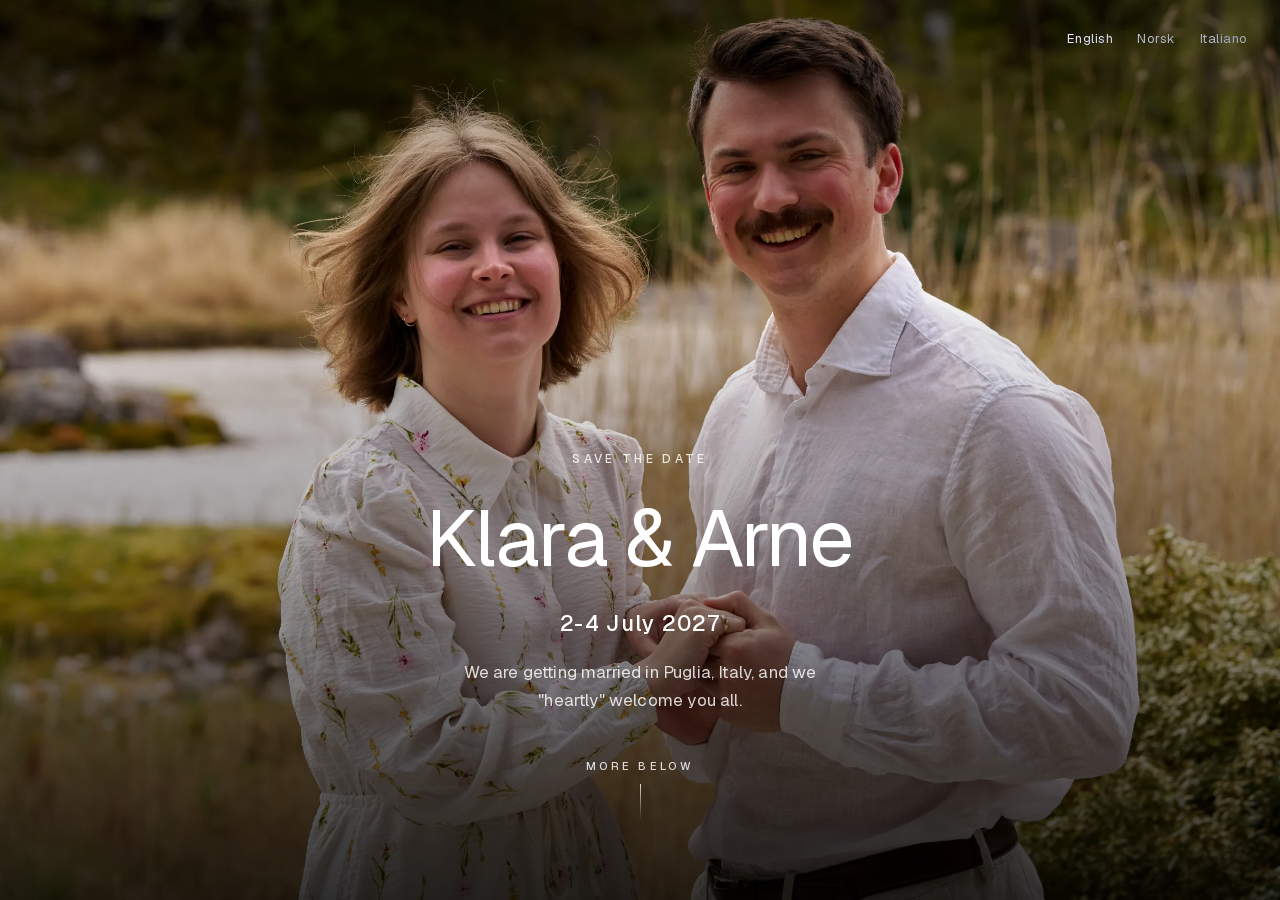
<file: index.html>
<!doctype html>
<html lang="en">
<head>
<meta charset="utf-8">
<meta name="viewport" content="width=device-width, initial-scale=1">
<meta name="color-scheme" content="dark">
<title>Klara &amp; Arne</title>
<meta name="description" content="Klara and Arne are getting married 2-4 July 2027 at Villa Fenicia in Ruvo di Puglia, Italy.">
<meta property="og:title" content="Klara &amp; Arne &middot; 2-4 July 2027">
<meta property="og:description" content="Klara and Arne are getting married 2-4 July 2027 at Villa Fenicia in Ruvo di Puglia, Italy.">
<meta property="og:type" content="website">
<meta property="og:url" content="https://arneandklara.wedding/">
<meta property="og:site_name" content="Klara &amp; Arne">
<meta property="og:locale" content="en_GB">
<meta property="og:image" content="https://arneandklara.wedding/assets/og.jpg?v=2">
<meta property="og:image:width" content="1200">
<meta property="og:image:height" content="630">
<meta property="og:image:type" content="image/jpeg">
<meta property="og:image:alt" content="Klara and Arne - save the date, 2-4 July 2027">
<meta name="twitter:card" content="summary_large_image">
<meta name="theme-color" content="#23241f">
<meta name="robots" content="noindex, nofollow, noarchive, nosnippet, noimageindex">
<link rel="canonical" href="https://arneandklara.wedding/">
<link rel="icon" href="assets/favicon.svg" type="image/svg+xml">
<link rel="apple-touch-icon" href="assets/apple-touch-icon.png">
<link rel="preload" href="assets/fonts/geist-400-latin.woff2" as="font" type="font/woff2" crossorigin>
<link rel="stylesheet" href="css/style.css">
<script>
  (() => {
    const supported = ['en', 'no', 'it'];
    const stored = localStorage.getItem('lang');
    const preferred = (navigator.languages || [navigator.language || 'en'])
      .map(l => l.slice(0, 2).toLowerCase())
      .find(l => supported.includes(l));
    document.documentElement.lang = supported.includes(stored) ? stored : (preferred || 'en');
  })();
</script>
</head>
<body>

<img class="photo" id="photo" alt="" hidden data-i18n-attr="alt:a11y.photo">

<nav class="langs" aria-label="Language">
  <button type="button" data-lang="en" lang="en">English</button>
  <button type="button" data-lang="no" lang="no">Norsk</button>
  <button type="button" data-lang="it" lang="it">Italiano</button>
</nav>

<main tabindex="0">

  <section class="hero" id="top">
    <p class="eyebrow" data-i18n="hero.eyebrow"></p>
    <h1>Klara &amp; Arne</h1>
    <p class="date"><time datetime="2027-07-02" data-i18n="hero.date"></time></p>
    <p class="lead" data-i18n="hero.lead"></p>
    <a class="cue" href="#weekend" data-i18n="hero.more"></a>
  </section>

  <div class="sheet">

    <section class="block" id="weekend">
      <div class="group">
        <h2 data-i18n="days.title"></h2>
        <p data-i18n="days.body"></p>
      </div>
      <div class="group">
        <h2 data-i18n="where.title"></h2>
        <p class="venue">Villa Fenicia</p>
        <p class="address">SP 86 Ruvo&#8209;Bisceglie, km 2<br>70037 Ruvo di Puglia (BA), Italia</p>
        <p class="site">
          <a href="https://www.villafenicia.com/" rel="noopener">villafenicia.com</a>
          <span class="sep" aria-hidden="true">&middot;</span>
          <a href="https://www.google.com/maps/search/?api=1&amp;query=Villa+Fenicia+Ruvo+di+Puglia"
             rel="noopener" data-i18n="where.maps"></a>
        </p>
      </div>
      <a class="next" href="#travel" data-i18n-attr="aria-label:a11y.next"></a>
    </section>

    <section class="block" id="travel">
      <div class="group">
        <h2 data-i18n="travel.title"></h2>
        <p data-i18n="travel.air"></p>
        <p data-i18n="travel.rail"></p>
        <p data-i18n="travel.car"></p>
      </div>
      <div class="group">
        <h2 data-i18n="stay.title"></h2>
        <p data-i18n="stay.body"></p>
      </div>
      <a class="next" href="#guests" data-i18n-attr="aria-label:a11y.next"></a>
    </section>

    <section class="block" id="guests">
      <div class="group">
        <h2 data-i18n="guests.title"></h2>
        <p data-i18n="guests.kids"></p>
        <p data-i18n="guests.partners"></p>
      </div>
      <div class="group">
        <h2 data-i18n="rsvp.title"></h2>
        <p data-i18n="rsvp.body"></p>
        <a class="cta" id="form" href="#" hidden target="_blank" rel="noopener"
           data-i18n="rsvp.cta"></a>
        <p class="soon" id="form-soon" data-i18n="rsvp.soon"></p>
      </div>
      <a class="next" href="#contact" data-i18n-attr="aria-label:a11y.next"></a>
    </section>

    <section class="block" id="contact">
      <div class="group">
        <h2 data-i18n="contact.title"></h2>
        <p data-i18n="contact.body"></p>
        <p class="mails">
          <a href="mailto:klarakb@hotmail.com">klarakb@hotmail.com</a><br>
          <a href="mailto:arnegiacomo@gmail.com">arnegiacomo@gmail.com</a>
        </p>
      </div>
      <footer class="foot">
        <p data-i18n="footer.note"></p>
      </footer>
    </section>

  </div>

</main>

<script src="js/i18n.js"></script>
<script src="js/app.js"></script>
</body>
</html>
</file>
<file: css/style.css>
@font-face {
  font-family: 'Geist';
  font-style: normal;
  font-weight: 400;
  font-display: swap;
  src: url(../assets/fonts/geist-400-latin-ext.woff2) format('woff2');
  unicode-range: U+0100-02BA, U+02BD-02C5, U+02C7-02CC, U+02CE-02D7, U+02DD-02FF, U+0304, U+0308, U+0329, U+1D00-1DBF, U+1E00-1E9F, U+1EF2-1EFF, U+2020, U+20A0-20AB, U+20AD-20C0, U+2113, U+2C60-2C7F, U+A720-A7FF;
}
@font-face {
  font-family: 'Geist';
  font-style: normal;
  font-weight: 400;
  font-display: swap;
  src: url(../assets/fonts/geist-400-latin.woff2) format('woff2');
  unicode-range: U+0000-00FF, U+0131, U+0152-0153, U+02BB-02BC, U+02C6, U+02DA, U+02DC, U+0304, U+0308, U+0329, U+2000-206F, U+20AC, U+2122, U+2191, U+2193, U+2212, U+2215, U+FEFF, U+FFFD;
}
@font-face {
  font-family: 'Geist';
  font-style: normal;
  font-weight: 500;
  font-display: swap;
  src: url(../assets/fonts/geist-500-latin-ext.woff2) format('woff2');
  unicode-range: U+0100-02BA, U+02BD-02C5, U+02C7-02CC, U+02CE-02D7, U+02DD-02FF, U+0304, U+0308, U+0329, U+1D00-1DBF, U+1E00-1E9F, U+1EF2-1EFF, U+2020, U+20A0-20AB, U+20AD-20C0, U+2113, U+2C60-2C7F, U+A720-A7FF;
}
@font-face {
  font-family: 'Geist';
  font-style: normal;
  font-weight: 500;
  font-display: swap;
  src: url(../assets/fonts/geist-500-latin.woff2) format('woff2');
  unicode-range: U+0000-00FF, U+0131, U+0152-0153, U+02BB-02BC, U+02C6, U+02DA, U+02DC, U+0304, U+0308, U+0329, U+2000-206F, U+20AC, U+2122, U+2191, U+2193, U+2212, U+2215, U+FEFF, U+FFFD;
}

:root {
  --ground: #23241f;
  --on-photo: #ffffff;
  --on-photo-dim: rgba(255, 255, 255, 0.82);
  --nav-h: 4.75rem;
  /* Below the hero the page turns over to paper. */
  --paper: #f6f3ec;
  --ink: #2a2b25;
  --ink-dim: rgba(42, 43, 37, 0.68);
  --rule: rgba(42, 43, 37, 0.13);
  --sans: 'Geist', ui-sans-serif, system-ui, -apple-system, 'Segoe UI', Roboto, Helvetica, Arial, sans-serif;
}

* { box-sizing: border-box; }

[hidden] { display: none !important; }

html, body { height: 100%; }

body {
  margin: 0;
  min-height: 100svh;
  background: var(--ground);
  color: var(--on-photo);
  font-family: var(--sans);
  font-weight: 400;
  -webkit-font-smoothing: antialiased;
}

.photo {
  position: fixed;
  inset: 0;
  width: 100%;
  height: 100%;
  object-fit: cover;
  object-position: 50% 0;
  z-index: -2;
}

.has-photo::after {
  content: '';
  position: fixed;
  inset: 0;
  z-index: -1;
  background:
    linear-gradient(to bottom, rgba(0, 0, 0, 0.4) 0%, rgba(0, 0, 0, 0) 30%),
    linear-gradient(to top, rgba(0, 0, 0, 0.78) 0%, rgba(0, 0, 0, 0.3) 38%, rgba(0, 0, 0, 0) 68%);
}

.langs {
  position: fixed;
  top: 0;
  left: 0;
  right: 0;
  z-index: 2;
  display: flex;
  align-items: center;
  justify-content: flex-end;
  gap: 1.5rem;
  height: var(--nav-h);
  padding: 0 2rem;
  mix-blend-mode: difference;
}

.langs button {
  border: 0;
  background: none;
  padding: 0;
  color: var(--on-photo-dim);
  font: inherit;
  font-size: .8125rem;
  letter-spacing: .04em;
  cursor: pointer;
  transition: color .2s ease;
}

.langs button:hover { color: var(--on-photo); }

.langs button[aria-pressed='true'] { color: var(--on-photo); }

.langs button:focus-visible {
  outline: 1px solid var(--on-photo);
  outline-offset: 4px;
}

.hero {
  min-height: 100svh;
  display: flex;
  flex-direction: column;
  align-items: center;
  justify-content: flex-end;
  text-align: center;
  padding: calc(var(--nav-h) + 2rem) 1.5rem clamp(2.5rem, 9vh, 5rem);
}

.eyebrow {
  margin: 0 0 clamp(1.25rem, 3vh, 2rem);
  font-size: .75rem;
  font-weight: 500;
  letter-spacing: .28em;
  text-transform: uppercase;
  color: var(--on-photo-dim);
}

h1 {
  margin: 0;
  font-size: clamp(2.5rem, 9vw, 5rem);
  font-weight: 400;
  line-height: 1.1;
  letter-spacing: -0.02em;
}

.date {
  margin: clamp(1.25rem, 3vh, 1.75rem) 0 0;
  font-size: clamp(1.0625rem, 2.8vw, 1.375rem);
  font-weight: 500;
  letter-spacing: .06em;
  color: var(--on-photo);
}

.lead {
  margin: clamp(1rem, 2.5vh, 1.5rem) 0 0;
  font-size: clamp(.9375rem, 2.2vw, 1.0625rem);
  font-weight: 400;
  line-height: 1.6;
  letter-spacing: .01em;
  color: var(--on-photo-dim);
  max-width: 26rem;
}

.cue {
  margin-top: clamp(1.75rem, 5vh, 3rem);
  display: inline-flex;
  flex-direction: column;
  align-items: center;
  gap: .7rem;
  color: var(--on-photo-dim);
  text-decoration: none;
  font-size: .6875rem;
  font-weight: 500;
  letter-spacing: .28em;
  text-transform: uppercase;
  transition: color .2s ease;
}

.cue::after {
  content: '';
  width: 1px;
  height: 2.25rem;
  background: linear-gradient(to bottom, var(--on-photo-dim), rgba(255, 255, 255, 0));
}

.cue:hover { color: var(--on-photo); }

/* Opaque, so the fixed photo stays behind the hero only. */
.sheet {
  position: relative;
  background: var(--paper);
  color: var(--ink);
}

.block {
  position: relative;
  min-height: 100svh;
  display: flex;
  flex-direction: column;
  align-items: center;
  justify-content: center;
  padding: calc(var(--nav-h) + 1rem) 1.5rem clamp(4rem, 9vh, 5.5rem);
  text-align: center;
}

.group {
  max-width: 32rem;
  width: 100%;
}

.group + .group { margin-top: clamp(2.5rem, 6vh, 3.75rem); }

/* One screen at a time. The deck scrolls rather than the document, so a panel
   and the scrollport are the same box and every snap position lands flush.
   Sizing panels against the document viewport cannot hold that: the mobile URL
   bar grows the scrollport without resizing the panels. Viewports too short to
   be a deck at all fall back to scrolling the document. */
@media (min-height: 600px) {
  body { overflow: hidden; }

  main {
    height: 100dvh;
    overflow-y: auto;
    overscroll-behavior: contain;
    scroll-snap-type: y mandatory;
  }

  .hero,
  .block {
    min-height: 100dvh;
    scroll-snap-align: start;
    scroll-snap-stop: always;
  }
}

.next {
  position: absolute;
  left: 50%;
  transform: translateX(-50%);
  bottom: clamp(1.75rem, 4vh, 2.75rem);
  width: 2.75rem;
  height: 2.75rem;
  display: grid;
  place-items: center;
  color: rgba(42, 43, 37, 0.4);
  transition: color .2s ease;
}

.next::after {
  content: '';
  width: .5rem;
  height: .5rem;
  border-right: 1px solid currentColor;
  border-bottom: 1px solid currentColor;
  transform: translateY(-25%) rotate(45deg);
}

.next:hover { color: var(--ink); }

.next:focus-visible {
  outline: 1px solid var(--ink);
  outline-offset: 2px;
}


.block h2 {
  margin: 0 0 clamp(1.5rem, 4vh, 2.25rem);
  font-size: .6875rem;
  font-weight: 500;
  letter-spacing: .3em;
  text-transform: uppercase;
  color: var(--ink-dim);
}

.block p {
  margin: 0 0 1.125rem;
  font-size: clamp(1rem, 2.2vw, 1.125rem);
  line-height: 1.75;
  color: var(--ink-dim);
}

.block p:last-child { margin-bottom: 0; }

.block .venue {
  margin-bottom: .875rem;
  font-size: clamp(1.5rem, 4vw, 2rem);
  font-weight: 400;
  letter-spacing: -0.01em;
  line-height: 1.2;
  color: var(--ink);
}

.block .address {
  font-size: .9375rem;
  line-height: 1.7;
}

.block .site {
  margin-top: 1.25rem;
  font-size: .8125rem;
  letter-spacing: .04em;
}

.sep {
  margin: 0 .5rem;
  color: rgba(42, 43, 37, 0.35);
}

.block .site a,
.mails a {
  color: var(--ink);
  text-decoration-thickness: 1px;
  text-underline-offset: .35em;
}

.cta {
  display: inline-block;
  margin-top: 2rem;
  padding: 1rem 2.5rem;
  border: 1px solid rgba(42, 43, 37, 0.3);
  color: var(--ink);
  text-decoration: none;
  font-size: .6875rem;
  font-weight: 500;
  letter-spacing: .22em;
  text-transform: uppercase;
  transition: background-color .2s ease, color .2s ease, border-color .2s ease;
}

.cta:hover {
  background: var(--ink);
  border-color: var(--ink);
  color: var(--paper);
}

.cta:focus-visible {
  outline: 1px solid var(--ink);
  outline-offset: 4px;
}

.block .soon {
  margin-top: 1.75rem;
  font-size: .8125rem;
  letter-spacing: .04em;
  color: rgba(42, 43, 37, 0.62);
}

.mails a { line-height: 2.4; }

/* Rides along at the bottom of the last screen rather than owning one. */
.foot {
  position: absolute;
  left: 0;
  right: 0;
  bottom: 0;
  max-width: none;
  padding: 0 1.5rem clamp(1.75rem, 4vh, 2.75rem);
}

.foot p {
  margin: 0;
  font-size: .8125rem;
  line-height: 1.7;
  color: rgba(42, 43, 37, 0.62);
}

.home {
  color: var(--on-photo);
  text-decoration-thickness: 1px;
  text-underline-offset: .3em;
}

@media (prefers-reduced-motion: no-preference) {
  html, main { scroll-behavior: smooth; }
}

@media (prefers-reduced-motion: reduce) {
  * { transition: none !important; }
}
</file>
